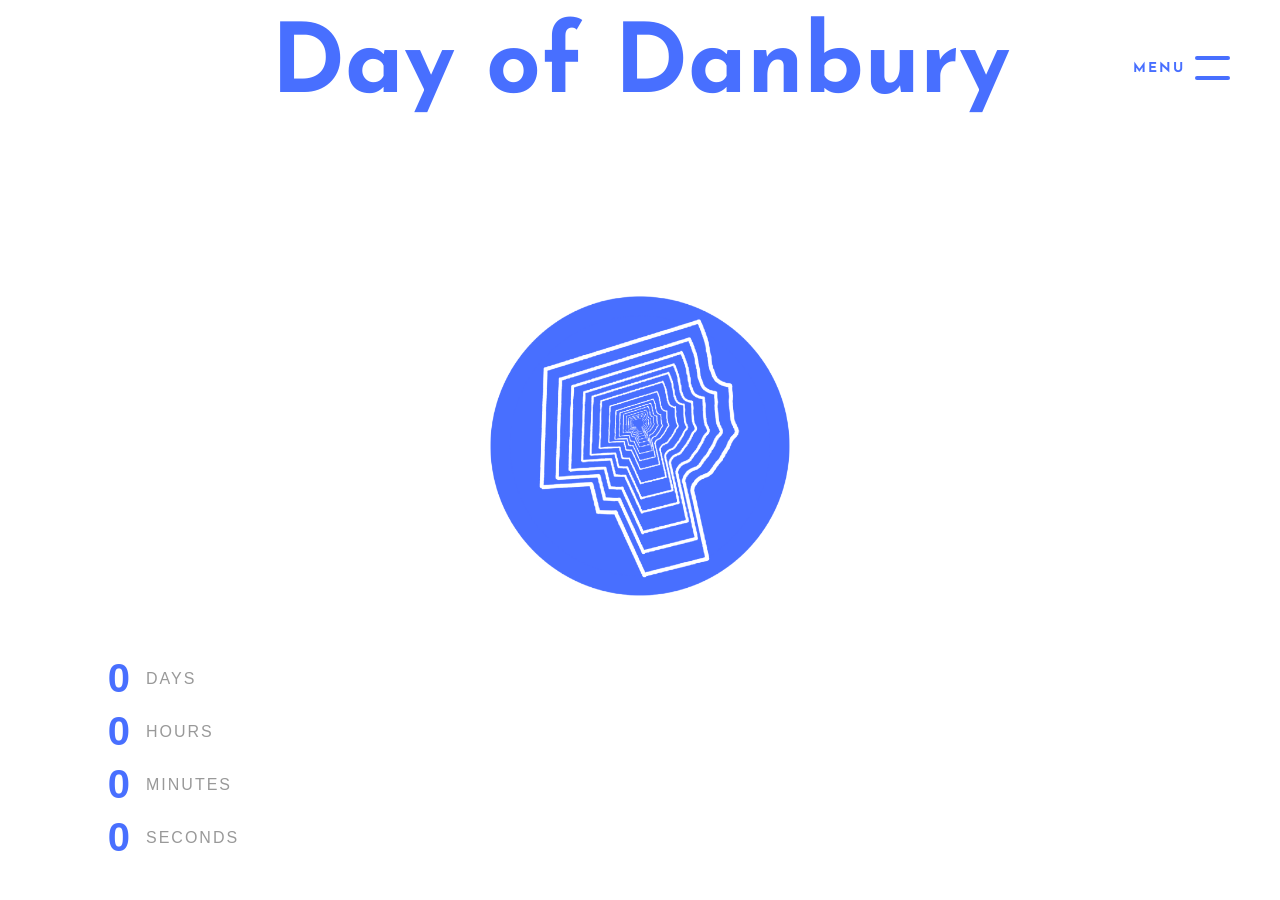
<file: index.html>
<!DOCTYPE html>
<html lang="en">
<head>
  <meta charset="UTF-8">
  <meta name="viewport" content="width=device-width, initial-scale=1.0">
  <title>Day of Danbury</title>
  <link rel="stylesheet" href="style.css">
  <link href="https://fonts.googleapis.com/css2?family=Josefin+Sans:wght@400;700&display=swap" rel="stylesheet">
  <style>
    .title { font-family: 'Futura', 'Josefin Sans', 'Century Gothic', Arial, sans-serif; font-weight: 700; text-align: center; width: 100%; }
    .hamburger-wrap { position: absolute; right: 50px; top: 50%; transform: translateY(-50%); display: flex; align-items: center; gap: 10px; cursor: pointer; z-index: 60; }
    .hamburger-wrap.active { position: fixed; top: 40px; right: 50px; transform: none; }
    .menu-label, .close-label { font-family: 'Futura', 'Josefin Sans', 'Century Gothic', Arial, sans-serif; font-size: 0.85rem; font-weight: 700; letter-spacing: 2px; text-transform: uppercase; user-select: none; transition: opacity 0.3s ease; }
    .menu-label { color: #486FFF; opacity: 1; }
    .close-label { color: #fff; opacity: 0; position: absolute; right: 45px; pointer-events: none; }
    .hamburger-wrap.active .menu-label { opacity: 0; pointer-events: none; }
    .hamburger-wrap.active .close-label { opacity: 1; pointer-events: auto; }
    .hamburger { position: static; transform: none; right: auto; top: auto; flex-shrink: 0; }
    .hamburger.active span:nth-child(1) { transform: translateY(10px) rotate(45deg); background: #fff; }
    .hamburger.active span:nth-child(2) { transform: translateY(-10px) rotate(-45deg); background: #fff; }
    @media (max-width: 768px) {
      .header { display: flex; align-items: center; justify-content: center; position: relative; padding: 0 80px 0 20px; }
      .title { text-align: center; flex: 1; }
      .hamburger-wrap { position: absolute; right: 20px; top: 50%; transform: translateY(-50%); }
      .hamburger-wrap.active { position: fixed; top: 40px; right: 20px; transform: none; }
    }
  </style>
</head>
<body>

  <header class="header">
    <h1 class="title">Day of Danbury</h1>
    <div class="hamburger-wrap" id="hamburgerWrap">
      <span class="menu-label">Menu</span>
      <span class="close-label">Close</span>
      <div class="hamburger" id="hamburger"><span></span><span></span></div>
    </div>
  </header>

  <nav class="menu" id="menu">
    <ul>
      <li><a href="About.html">About</a></li>
      <li><a href="Vendors.html">Vendors</a></li>
      <li><a href="Sponsors.html">Sponsors</a></li>
      <li><a href="Donate.html">Donate</a></li>
      <li><a href="Contact.html">Contact</a></li>
    </ul>
  </nav>

  <div class="container">
    <div class="animation-area">
      <div class="logo-wrapper" id="logoWrapper" onclick="splitLogo()">
        <img src="images/Blue Button.png"   class="logo"             id="mainLogo">
        <img src="images/festbutton.png"    class="logo clone clone1" id="clone1">
        <img src="images/benefitbutton.png" class="logo clone clone2" id="clone2">
      </div>
    </div>
  </div>

  <div class="countdown">
    <div class="time"><span id="days">0</span><span class="label">Days</span></div>
    <div class="time"><span id="hours">0</span><span class="label">Hours</span></div>
    <div class="time"><span id="minutes">0</span><span class="label">Minutes</span></div>
    <div class="time"><span id="seconds">0</span><span class="label">Seconds</span></div>
  </div>

  <script>
    const targetDate = new Date("June 27, 2026 12:00:00 GMT-0400").getTime();
    function updateCountdown() {
      const now = new Date().getTime();
      const distance = targetDate - now;
      if (distance < 0) return;
      document.getElementById("days").innerText    = Math.floor(distance / (1000*60*60*24));
      document.getElementById("hours").innerText   = Math.floor((distance % (1000*60*60*24)) / (1000*60*60));
      document.getElementById("minutes").innerText = Math.floor((distance % (1000*60*60)) / (1000*60));
      document.getElementById("seconds").innerText = Math.floor((distance % (1000*60)) / 1000);
    }
    setInterval(updateCountdown, 1000);
    updateCountdown();

    function splitLogo() {
      var wrapper = document.getElementById("logoWrapper");
      if (wrapper.classList.contains("active")) return;
      var mainLogo = document.getElementById("mainLogo");
      var homeBtn  = document.getElementById("homeBtn");
      var logoRect = mainLogo.getBoundingClientRect();
      homeBtn.style.visibility = "hidden";
      homeBtn.style.display    = "block";
      var btnRect = homeBtn.getBoundingClientRect();
      homeBtn.style.display    = "none";
      homeBtn.style.visibility = "";
      var targetLeft = btnRect.left + btnRect.width / 2 - 35;
      var targetTop  = btnRect.top  + btnRect.height / 2 - 35;
      var flyer = document.createElement("img");
      flyer.src = "images/Blue Button.png";
      flyer.style.cssText = "position:fixed;pointer-events:none;z-index:999;transition:none;";
      flyer.style.left   = logoRect.left + "px";
      flyer.style.top    = logoRect.top  + "px";
      flyer.style.width  = logoRect.width  + "px";
      flyer.style.height = logoRect.height + "px";
      document.body.appendChild(flyer);
      wrapper.classList.add("active");
      requestAnimationFrame(function() {
        requestAnimationFrame(function() {
          flyer.style.transition = "left 0.8s ease, top 0.8s ease, width 0.8s ease, height 0.8s ease";
          flyer.style.left   = targetLeft + "px";
          flyer.style.top    = targetTop  + "px";
          flyer.style.width  = "70px";
          flyer.style.height = "70px";
        });
      });
      setTimeout(function() {
        document.getElementById("clone1").style.pointerEvents = "auto";
        document.getElementById("clone2").style.pointerEvents = "auto";
        homeBtn.style.display = "block";
        requestAnimationFrame(function() { homeBtn.classList.add("visible"); });
        flyer.remove();
      }, 820);
    }

    document.getElementById("clone1").addEventListener("click", function(e) {
      e.stopPropagation();
      if (document.getElementById("logoWrapper").classList.contains("active"))
        window.location.href = "dodfest.html";
    });
    document.getElementById("clone2").addEventListener("click", function(e) {
      e.stopPropagation();
      if (document.getElementById("logoWrapper").classList.contains("active"))
        window.location.href = "dbenefit.html";
    });

    document.getElementById("hamburgerWrap").addEventListener("click", function() {
      this.classList.toggle("active");
      document.getElementById("hamburger").classList.toggle("active");
      document.getElementById("menu").classList.toggle("active");
    });
  </script>

  <img src="images/Blue Button.png" id="homeBtn" onclick="window.location.href='index.html'">
</body>
</html>
</file>
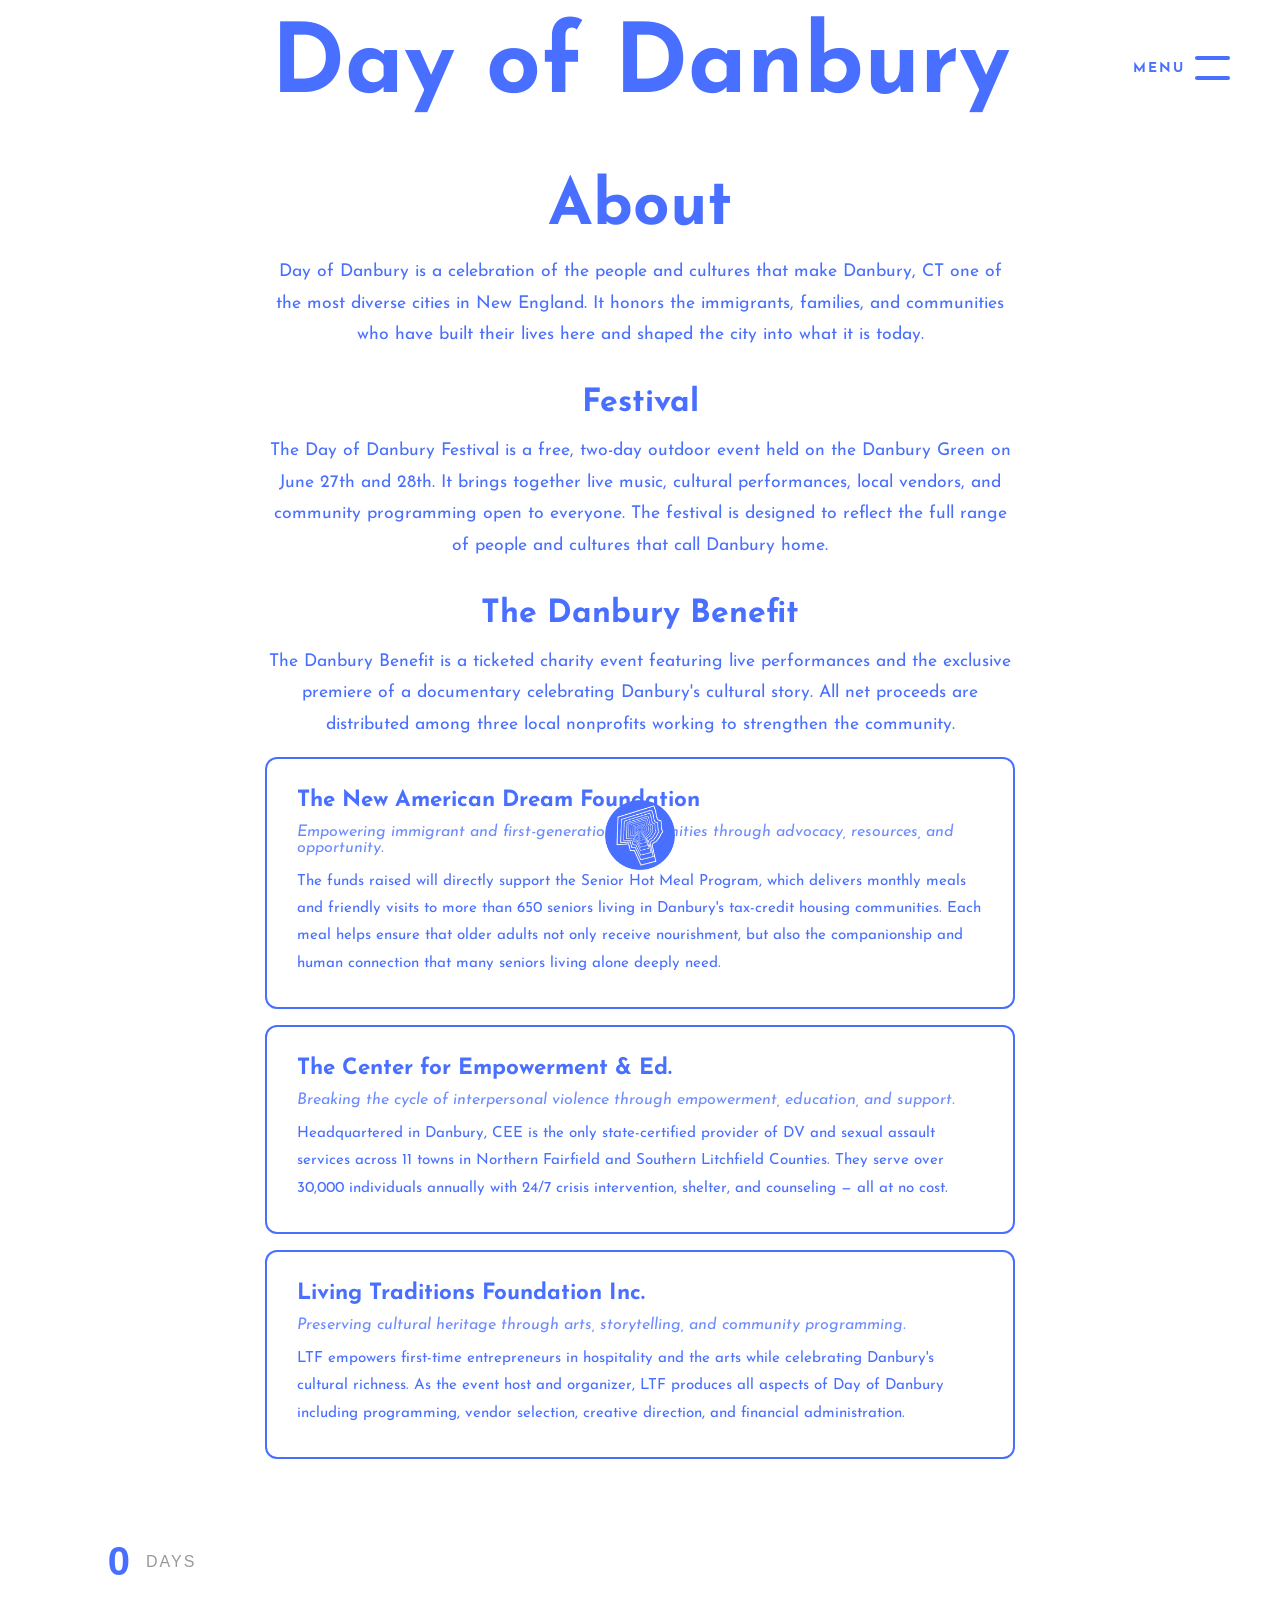
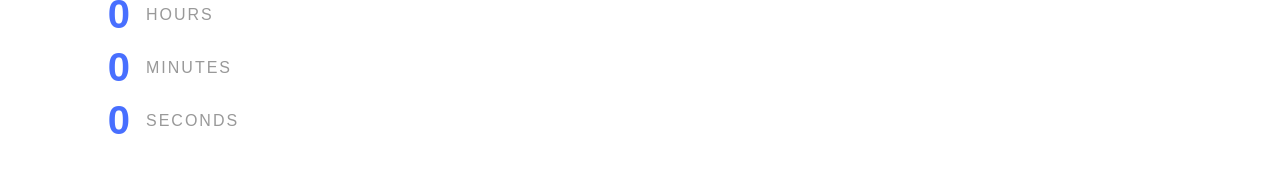
<file: About.html>
<!DOCTYPE html>
<html lang="en">
<head>
  <meta charset="UTF-8">
  <meta name="viewport" content="width=device-width, initial-scale=1.0">
  <title>About - Day of Danbury</title>
  <link rel="stylesheet" href="style.css">
  <link href="https://fonts.googleapis.com/css2?family=Josefin+Sans:wght@400;700&display=swap" rel="stylesheet">
  <style>
    .title { font-family: 'Futura', 'Josefin Sans', 'Century Gothic', Arial, sans-serif; font-weight: 700; }
    .hamburger-wrap { position: absolute; right: 50px; top: 50%; transform: translateY(-50%); display: flex; align-items: center; gap: 10px; cursor: pointer; z-index: 60; }
    .hamburger-wrap.active { position: fixed; top: 40px; right: 50px; transform: none; }
    .menu-label, .close-label { font-family: 'Futura', 'Josefin Sans', 'Century Gothic', Arial, sans-serif; font-size: 0.85rem; font-weight: 700; letter-spacing: 2px; text-transform: uppercase; user-select: none; transition: opacity 0.3s ease; }
    .menu-label { color: #486FFF; opacity: 1; }
    .close-label { color: #fff; opacity: 0; position: absolute; right: 45px; pointer-events: none; }
    .hamburger-wrap.active .menu-label { opacity: 0; pointer-events: none; }
    .hamburger-wrap.active .close-label { opacity: 1; pointer-events: auto; }
    .hamburger { position: static; transform: none; right: auto; top: auto; flex-shrink: 0; }
    .hamburger.active span:nth-child(1) { transform: translateY(10px) rotate(45deg); background: #fff; }
    .hamburger.active span:nth-child(2) { transform: translateY(-10px) rotate(-45deg); background: #fff; }
    @media (max-width: 768px) {
      .header { display: flex; align-items: center; justify-content: center; position: relative; padding: 0 80px 0 20px; }
      .hamburger-wrap { position: absolute; right: 20px; top: 50%; transform: translateY(-50%); }
      .hamburger-wrap.active { position: fixed; top: 40px; right: 20px; transform: none; }
    }

    .about-content {
      max-width: 750px;
      width: 90%;
      display: flex;
      flex-direction: column;
      align-items: center;
      gap: 16px;
      padding: 40px 0;
      text-align: center;
    }
    .about-content * { font-family: 'Futura', 'Josefin Sans', 'Century Gothic', Arial, sans-serif; color: #486FFF; }
    .about-body { font-size: 1.1rem; line-height: 1.8; }
    .about-subheading { font-size: 2rem; font-weight: bold; margin-top: 20px; }
    .nonprofit-box { text-align: left; width: 100%; }
    .nonprofit-desc { font-weight: 400; font-size: 0.95rem; line-height: 1.8; }
    .nonprofit-mission { font-style: italic; opacity: 0.8; }
  </style>
</head>
<body>

  <header class="header">
    <a href="index.html" class="title">Day of Danbury</a>
    <div class="hamburger-wrap" id="hamburgerWrap">
      <span class="menu-label">Menu</span>
      <span class="close-label">Close</span>
      <div class="hamburger" id="hamburger"><span></span><span></span></div>
    </div>
  </header>

  <nav class="menu" id="menu">
    <ul>
      <li><a href="About.html">About</a></li>
      <li><a href="Vendors.html">Vendors</a></li>
      <li><a href="Sponsors.html">Sponsors</a></li>
      <li><a href="Donate.html">Donate</a></li>
      <li><a href="Contact.html">Contact</a></li>
    </ul>
  </nav>

  <div class="container">
    <div class="about-content">

      <h2 class="subpage-title">About</h2>

      <p class="about-body">Day of Danbury is a celebration of the people and cultures that make Danbury, CT one of the most diverse cities in New England. It honors the immigrants, families, and communities who have built their lives here and shaped the city into what it is today.</p>

      <h3 class="about-subheading">Festival</h3>
      <p class="about-body">The Day of Danbury Festival is a free, two-day outdoor event held on the Danbury Green on June 27th and 28th. It brings together live music, cultural performances, local vendors, and community programming open to everyone. The festival is designed to reflect the full range of people and cultures that call Danbury home.</p>

      <h3 class="about-subheading">The Danbury Benefit</h3>
      <p class="about-body">The Danbury Benefit is a ticketed charity event featuring live performances and the exclusive premiere of a documentary celebrating Danbury's cultural story. All net proceeds are distributed among three local nonprofits working to strengthen the community.</p>

      <div class="nonprofit-box">
        <a href="https://www.thenewamericandreamfoundation.org/" target="_blank" class="nonprofit-name">The New American Dream Foundation</a>
        <p class="nonprofit-mission">Empowering immigrant and first-generation communities through advocacy, resources, and opportunity.</p>
        <p class="nonprofit-desc">The funds raised will directly support the Senior Hot Meal Program, which delivers monthly meals and friendly visits to more than 650 seniors living in Danbury's tax-credit housing communities. Each meal helps ensure that older adults not only receive nourishment, but also the companionship and human connection that many seniors living alone deeply need.</p>
      </div>

      <div class="nonprofit-box">
        <a href="https://www.thecenterct.org/who-we-are/" target="_blank" class="nonprofit-name">The Center for Empowerment &amp; Ed.</a>
        <p class="nonprofit-mission">Breaking the cycle of interpersonal violence through empowerment, education, and support.</p>
        <p class="nonprofit-desc">Headquartered in Danbury, CEE is the only state-certified provider of DV and sexual assault services across 11 towns in Northern Fairfield and Southern Litchfield Counties. They serve over 30,000 individuals annually with 24/7 crisis intervention, shelter, and counseling — all at no cost.</p>
      </div>

      <div class="nonprofit-box">
        <span class="nonprofit-name no-link">Living Traditions Foundation Inc.</span>
        <p class="nonprofit-mission">Preserving cultural heritage through arts, storytelling, and community programming.</p>
        <p class="nonprofit-desc">LTF empowers first-time entrepreneurs in hospitality and the arts while celebrating Danbury's cultural richness. As the event host and organizer, LTF produces all aspects of Day of Danbury including programming, vendor selection, creative direction, and financial administration.</p>
      </div>

    </div>
  </div>

  <div class="countdown">
    <span class="time"><span id="days">0</span><span class="label">DAYS</span></span>
    <span class="time"><span id="hours">0</span><span class="label">HOURS</span></span>
    <span class="time"><span id="minutes">0</span><span class="label">MINUTES</span></span>
    <span class="time"><span id="seconds">0</span><span class="label">SECONDS</span></span>
  </div>

  <img src="images/Blue Button.png" id="homeBtnStatic" onclick="window.location.href='index.html'">

  <script>
    const targetDate = new Date("June 27, 2026 12:00:00 GMT-0400").getTime();
    function updateCountdown() {
      const now = new Date().getTime();
      const distance = targetDate - now;
      if (distance < 0) return;
      document.getElementById("days").innerText    = Math.floor(distance / (1000*60*60*24));
      document.getElementById("hours").innerText   = Math.floor((distance % (1000*60*60*24)) / (1000*60*60));
      document.getElementById("minutes").innerText = Math.floor((distance % (1000*60*60)) / (1000*60));
      document.getElementById("seconds").innerText = Math.floor((distance % (1000*60)) / 1000);
    }
    setInterval(updateCountdown, 1000);
    updateCountdown();
    document.getElementById("hamburgerWrap").addEventListener("click", function() {
      this.classList.toggle("active");
      document.getElementById("hamburger").classList.toggle("active");
      document.getElementById("menu").classList.toggle("active");
    });
  </script>
</body>
</html>
</file>
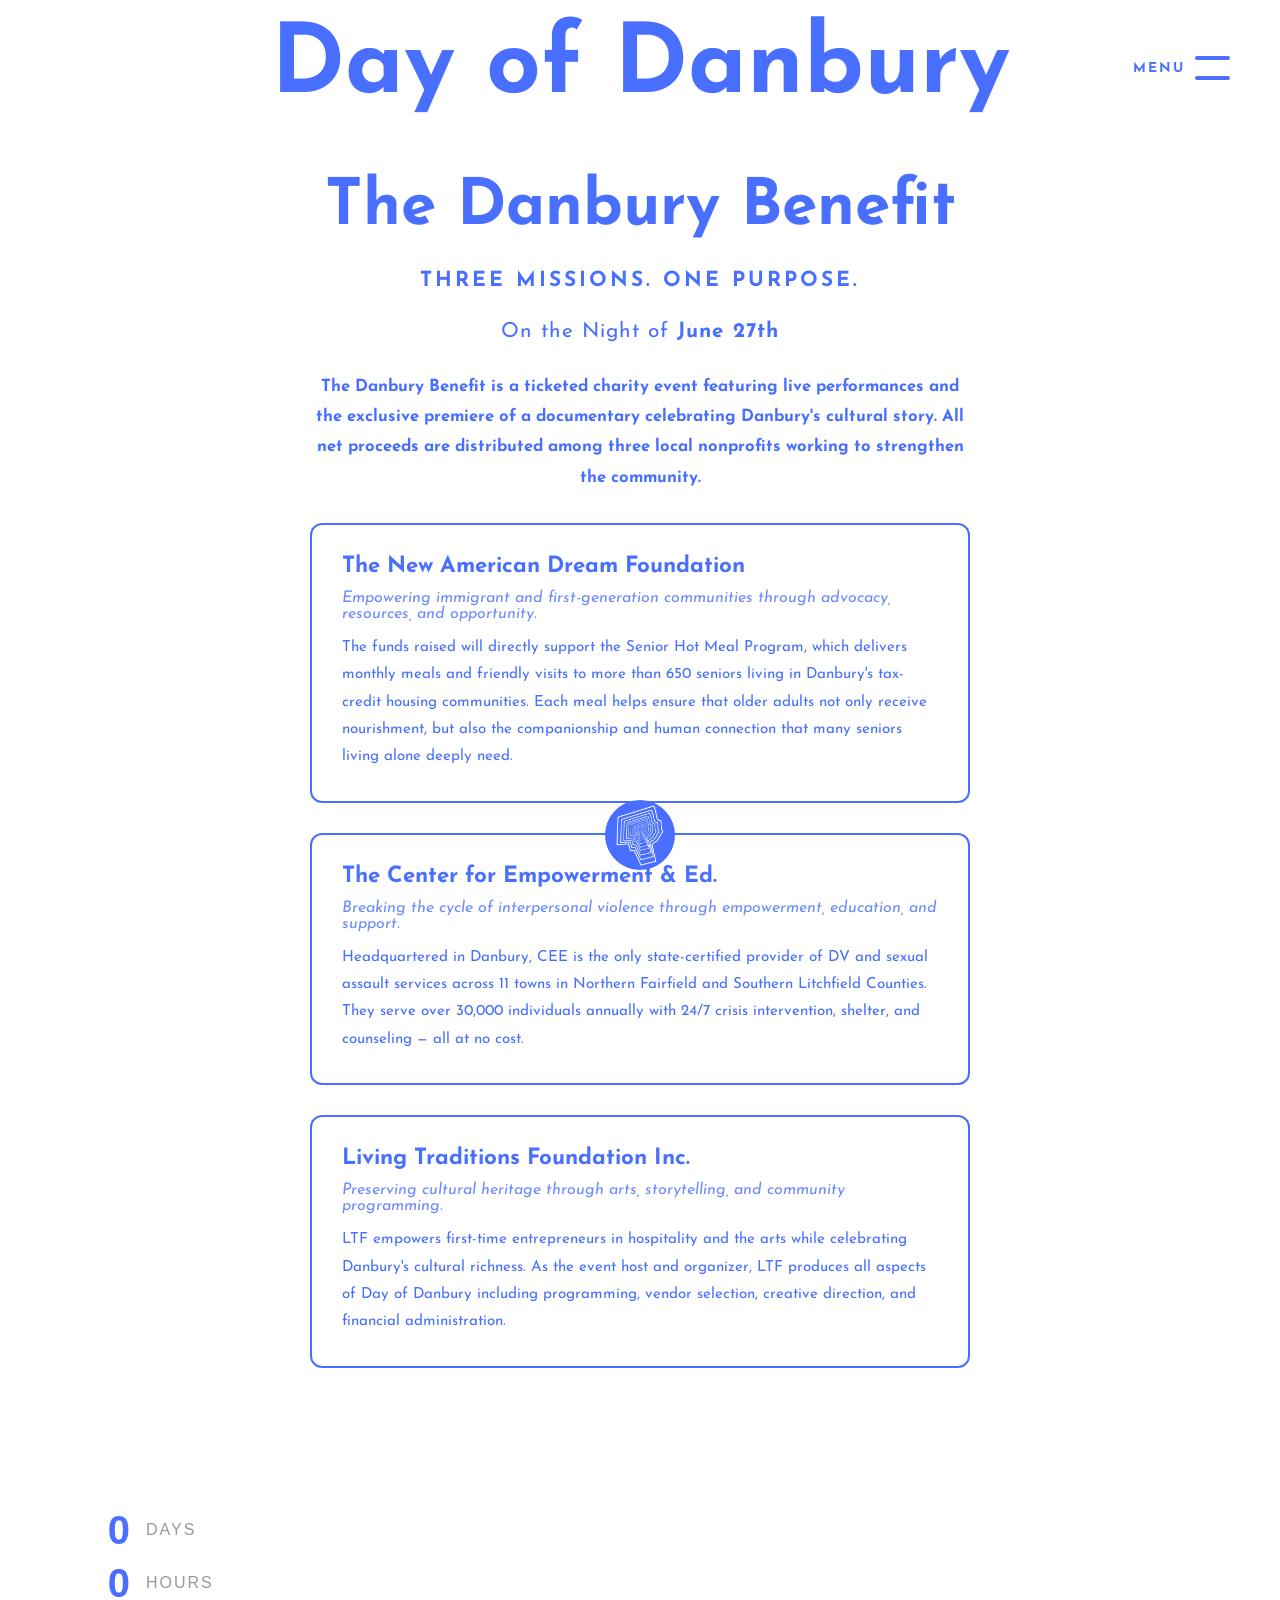
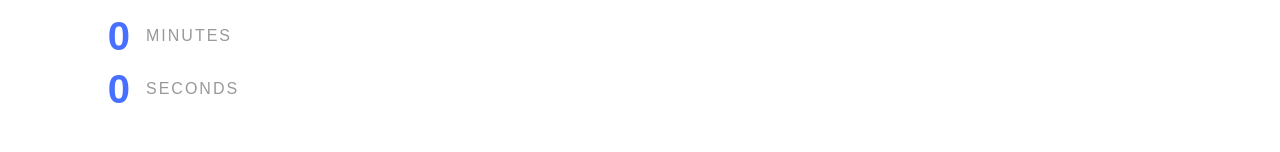
<file: dbenefit.html>
<!DOCTYPE html>
<html lang="en">
<head>
  <meta charset="UTF-8">
  <meta name="viewport" content="width=device-width, initial-scale=1.0">
  <title>The Danbury Benefit</title>
  <link rel="stylesheet" href="style.css">
  <link href="https://fonts.googleapis.com/css2?family=Josefin+Sans:wght@400;700&display=swap" rel="stylesheet">
  <style>
    .title { font-family: 'Futura', 'Josefin Sans', 'Century Gothic', Arial, sans-serif; font-weight: 700; }
    .hamburger-wrap { position: absolute; right: 50px; top: 50%; transform: translateY(-50%); display: flex; align-items: center; gap: 10px; cursor: pointer; z-index: 60; }
    .hamburger-wrap.active { position: fixed; top: 40px; right: 50px; transform: none; }
    .menu-label, .close-label { font-family: 'Futura', 'Josefin Sans', 'Century Gothic', Arial, sans-serif; font-size: 0.85rem; font-weight: 700; letter-spacing: 2px; text-transform: uppercase; user-select: none; transition: opacity 0.3s ease; }
    .menu-label { color: #486FFF; opacity: 1; }
    .close-label { color: #fff; opacity: 0; position: absolute; right: 45px; pointer-events: none; }
    .hamburger-wrap.active .menu-label { opacity: 0; pointer-events: none; }
    .hamburger-wrap.active .close-label { opacity: 1; pointer-events: auto; }
    .hamburger { position: static; transform: none; right: auto; top: auto; flex-shrink: 0; }
    .hamburger.active span:nth-child(1) { transform: translateY(10px) rotate(45deg); background: #fff; }
    .hamburger.active span:nth-child(2) { transform: translateY(-10px) rotate(-45deg); background: #fff; }
    @media (max-width: 768px) {
      .header { display: flex; align-items: center; justify-content: center; position: relative; padding: 0 80px 0 20px; }
      .hamburger-wrap { position: absolute; right: 20px; top: 50%; transform: translateY(-50%); }
      .hamburger-wrap.active { position: fixed; top: 40px; right: 20px; transform: none; }
    }
    .benefit-intro { font-family: 'Futura', 'Josefin Sans', 'Century Gothic', Arial, sans-serif; font-weight: 700; font-size: 1.05rem; color: #486FFF; line-height: 1.8; text-align: center; max-width: 700px; }
    .benefit-date { font-family: 'Futura', 'Josefin Sans', 'Century Gothic', Arial, sans-serif; font-size: 1.3rem; color: #486FFF; letter-spacing: 1px; }
    .nonprofit-desc { font-family: 'Futura', 'Josefin Sans', 'Century Gothic', Arial, sans-serif; font-weight: 400; font-size: 0.95rem; color: #486FFF; line-height: 1.8; }
    .nonprofit-name { font-family: 'Futura', 'Josefin Sans', 'Century Gothic', Arial, sans-serif; color: #486FFF; }
    .nonprofit-mission { font-family: 'Futura', 'Josefin Sans', 'Century Gothic', Arial, sans-serif; color: #486FFF; }
    .benefit-tagline { font-family: 'Futura', 'Josefin Sans', 'Century Gothic', Arial, sans-serif; color: #486FFF; }
    .subpage-title { font-family: 'Futura', 'Josefin Sans', 'Century Gothic', Arial, sans-serif; }
  </style>
</head>
<body>

  <header class="header">
    <a href="index.html" class="title">Day of Danbury</a>
    <div class="hamburger-wrap" id="hamburgerWrap">
      <span class="menu-label">Menu</span>
      <span class="close-label">Close</span>
      <div class="hamburger" id="hamburger"><span></span><span></span></div>
    </div>
  </header>

  <nav class="menu" id="menu">
    <ul>
      <li><a href="About.html">About</a></li>
      <li><a href="Vendors.html">Vendors</a></li>
      <li><a href="Sponsors.html">Sponsors</a></li>
      <li><a href="Donate.html">Donate</a></li>
      <li><a href="Contact.html">Contact</a></li>
    </ul>
  </nav>

  <div class="container">
    <div class="benefit-content">

      <h2 class="subpage-title">The Danbury Benefit</h2>
      <p class="benefit-tagline">THREE MISSIONS. ONE PURPOSE.</p>
      <p class="benefit-date">On the Night of <strong>June 27th</strong></p>

      <p class="benefit-intro">The Danbury Benefit is a ticketed charity event featuring live performances and the exclusive premiere of a documentary celebrating Danbury's cultural story. All net proceeds are distributed among three local nonprofits working to strengthen the community.</p>

      <div class="nonprofit-box">
        <a href="https://www.thenewamericandreamfoundation.org/" target="_blank" class="nonprofit-name">The New American Dream Foundation</a>
        <p class="nonprofit-mission">Empowering immigrant and first-generation communities through advocacy, resources, and opportunity.</p>
        <p class="nonprofit-desc">The funds raised will directly support the Senior Hot Meal Program, which delivers monthly meals and friendly visits to more than 650 seniors living in Danbury's tax-credit housing communities. Each meal helps ensure that older adults not only receive nourishment, but also the companionship and human connection that many seniors living alone deeply need.</p>
      </div>

      <div class="nonprofit-box">
        <a href="https://www.thecenterct.org/who-we-are/" target="_blank" class="nonprofit-name">The Center for Empowerment &amp; Ed.</a>
        <p class="nonprofit-mission">Breaking the cycle of interpersonal violence through empowerment, education, and support.</p>
        <p class="nonprofit-desc">Headquartered in Danbury, CEE is the only state-certified provider of DV and sexual assault services across 11 towns in Northern Fairfield and Southern Litchfield Counties. They serve over 30,000 individuals annually with 24/7 crisis intervention, shelter, and counseling — all at no cost.</p>
      </div>

      <div class="nonprofit-box">
        <span class="nonprofit-name no-link">Living Traditions Foundation Inc.</span>
        <p class="nonprofit-mission">Preserving cultural heritage through arts, storytelling, and community programming.</p>
        <p class="nonprofit-desc">LTF empowers first-time entrepreneurs in hospitality and the arts while celebrating Danbury's cultural richness. As the event host and organizer, LTF produces all aspects of Day of Danbury including programming, vendor selection, creative direction, and financial administration.</p>
      </div>

    </div>
  </div>

  <div class="countdown">
    <div class="time"><span id="days">0</span><span class="label">Days</span></div>
    <div class="time"><span id="hours">0</span><span class="label">Hours</span></div>
    <div class="time"><span id="minutes">0</span><span class="label">Minutes</span></div>
    <div class="time"><span id="seconds">0</span><span class="label">Seconds</span></div>
  </div>

  <img src="images/Blue Button.png" id="homeBtnStatic" onclick="window.location.href='index.html'">

  <script>
    const targetDate = new Date("June 27, 2026 12:00:00 GMT-0400").getTime();
    function updateCountdown() {
      const now = new Date().getTime();
      const distance = targetDate - now;
      if (distance < 0) return;
      document.getElementById("days").innerText    = Math.floor(distance / (1000*60*60*24));
      document.getElementById("hours").innerText   = Math.floor((distance % (1000*60*60*24)) / (1000*60*60));
      document.getElementById("minutes").innerText = Math.floor((distance % (1000*60*60)) / (1000*60));
      document.getElementById("seconds").innerText = Math.floor((distance % (1000*60)) / 1000);
    }
    setInterval(updateCountdown, 1000);
    updateCountdown();
    document.getElementById("hamburgerWrap").addEventListener("click", function() {
      this.classList.toggle("active");
      document.getElementById("hamburger").classList.toggle("active");
      document.getElementById("menu").classList.toggle("active");
    });
  </script>
</body>
</html>
</file>
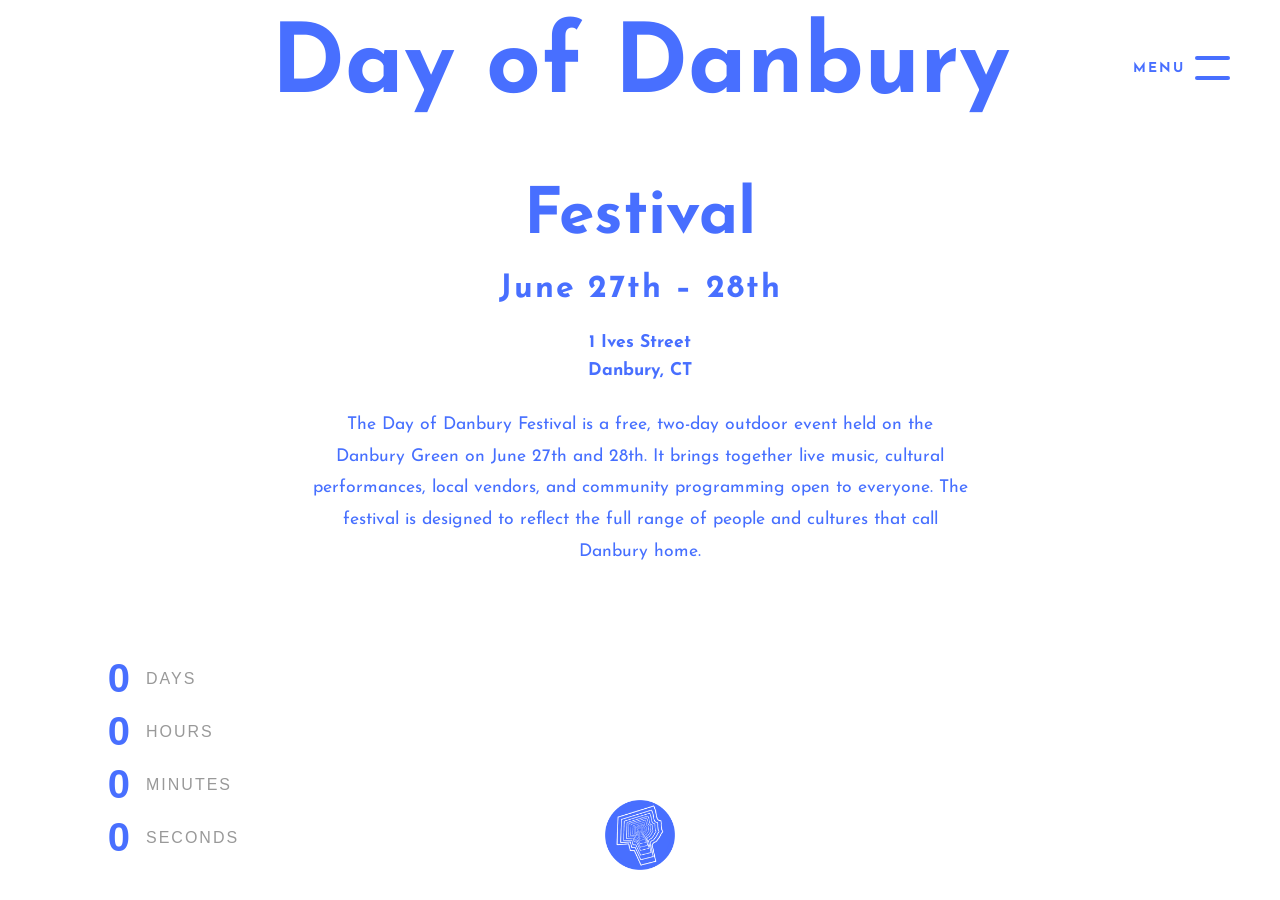
<file: dodfest.html>
<!DOCTYPE html>
<html lang="en">
<head>
  <meta charset="UTF-8">
  <meta name="viewport" content="width=device-width, initial-scale=1.0">
  <title>Day of Danbury Festival</title>
  <link rel="stylesheet" href="style.css">
  <link href="https://fonts.googleapis.com/css2?family=Josefin+Sans:wght@400;700&display=swap" rel="stylesheet">
  <style>
    .title { font-family: 'Futura', 'Josefin Sans', 'Century Gothic', Arial, sans-serif; font-weight: 700; }
    .fest-content * { font-family: 'Futura', 'Josefin Sans', 'Century Gothic', Arial, sans-serif; }
    .fest-address { font-weight: 700; color: #486FFF; font-size: 1.1rem; line-height: 1.6; }
    .hamburger-wrap { position: absolute; right: 50px; top: 50%; transform: translateY(-50%); display: flex; align-items: center; gap: 10px; cursor: pointer; z-index: 60; }
    .hamburger-wrap.active { position: fixed; top: 40px; right: 50px; transform: none; }
    .menu-label, .close-label { font-family: 'Futura', 'Josefin Sans', 'Century Gothic', Arial, sans-serif; font-size: 0.85rem; font-weight: 700; letter-spacing: 2px; text-transform: uppercase; user-select: none; transition: opacity 0.3s ease; }
    .menu-label { color: #486FFF; opacity: 1; }
    .close-label { color: #fff; opacity: 0; position: absolute; right: 45px; pointer-events: none; }
    .hamburger-wrap.active .menu-label { opacity: 0; pointer-events: none; }
    .hamburger-wrap.active .close-label { opacity: 1; pointer-events: auto; }
    .hamburger { position: static; transform: none; right: auto; top: auto; flex-shrink: 0; }
    .hamburger.active span:nth-child(1) { transform: translateY(10px) rotate(45deg); background: #fff; }
    .hamburger.active span:nth-child(2) { transform: translateY(-10px) rotate(-45deg); background: #fff; }
    @media (max-width: 768px) {
      .header { display: flex; align-items: center; justify-content: center; position: relative; padding: 0 80px 0 20px; }
      .hamburger-wrap { position: absolute; right: 20px; top: 50%; transform: translateY(-50%); }
      .hamburger-wrap.active { position: fixed; top: 40px; right: 20px; transform: none; }
    }
  </style>
</head>
<body>

  <header class="header">
    <a href="index.html" class="title">Day of Danbury</a>
    <div class="hamburger-wrap" id="hamburgerWrap">
      <span class="menu-label">Menu</span>
      <span class="close-label">Close</span>
      <div class="hamburger" id="hamburger"><span></span><span></span></div>
    </div>
  </header>

  <nav class="menu" id="menu">
    <ul>
      <li><a href="About.html">About</a></li>
      <li><a href="Vendors.html">Vendors</a></li>
      <li><a href="Sponsors.html">Sponsors</a></li>
      <li><a href="Donate.html">Donate</a></li>
      <li><a href="Contact.html">Contact</a></li>
    </ul>
  </nav>

  <div class="container">
    <div class="fest-content">
      <h2 class="subpage-title">Festival</h2>
      <p class="fest-dates">June 27th – 28th</p>
      <p class="fest-address">1 Ives Street<br>Danbury, CT</p>
      <p class="fest-body">The Day of Danbury Festival is a free, two-day outdoor event held on the Danbury Green on June 27th and 28th. It brings together live music, cultural performances, local vendors, and community programming open to everyone. The festival is designed to reflect the full range of people and cultures that call Danbury home.</p>
    </div>
  </div>

  <div class="countdown">
    <div class="time"><span id="days">0</span><span class="label">Days</span></div>
    <div class="time"><span id="hours">0</span><span class="label">Hours</span></div>
    <div class="time"><span id="minutes">0</span><span class="label">Minutes</span></div>
    <div class="time"><span id="seconds">0</span><span class="label">Seconds</span></div>
  </div>

  <img src="images/Blue Button.png" id="homeBtnStatic" onclick="window.location.href='index.html'">

  <script>
    const targetDate = new Date("June 27, 2026 12:00:00 GMT-0400").getTime();
    function updateCountdown() {
      const now = new Date().getTime();
      const distance = targetDate - now;
      if (distance < 0) return;
      document.getElementById("days").innerText    = Math.floor(distance / (1000*60*60*24));
      document.getElementById("hours").innerText   = Math.floor((distance % (1000*60*60*24)) / (1000*60*60));
      document.getElementById("minutes").innerText = Math.floor((distance % (1000*60*60)) / (1000*60));
      document.getElementById("seconds").innerText = Math.floor((distance % (1000*60)) / 1000);
    }
    setInterval(updateCountdown, 1000);
    updateCountdown();
    document.getElementById("hamburgerWrap").addEventListener("click", function() {
      this.classList.toggle("active");
      document.getElementById("hamburger").classList.toggle("active");
      document.getElementById("menu").classList.toggle("active");
    });
  </script>
</body>
</html>
</file>
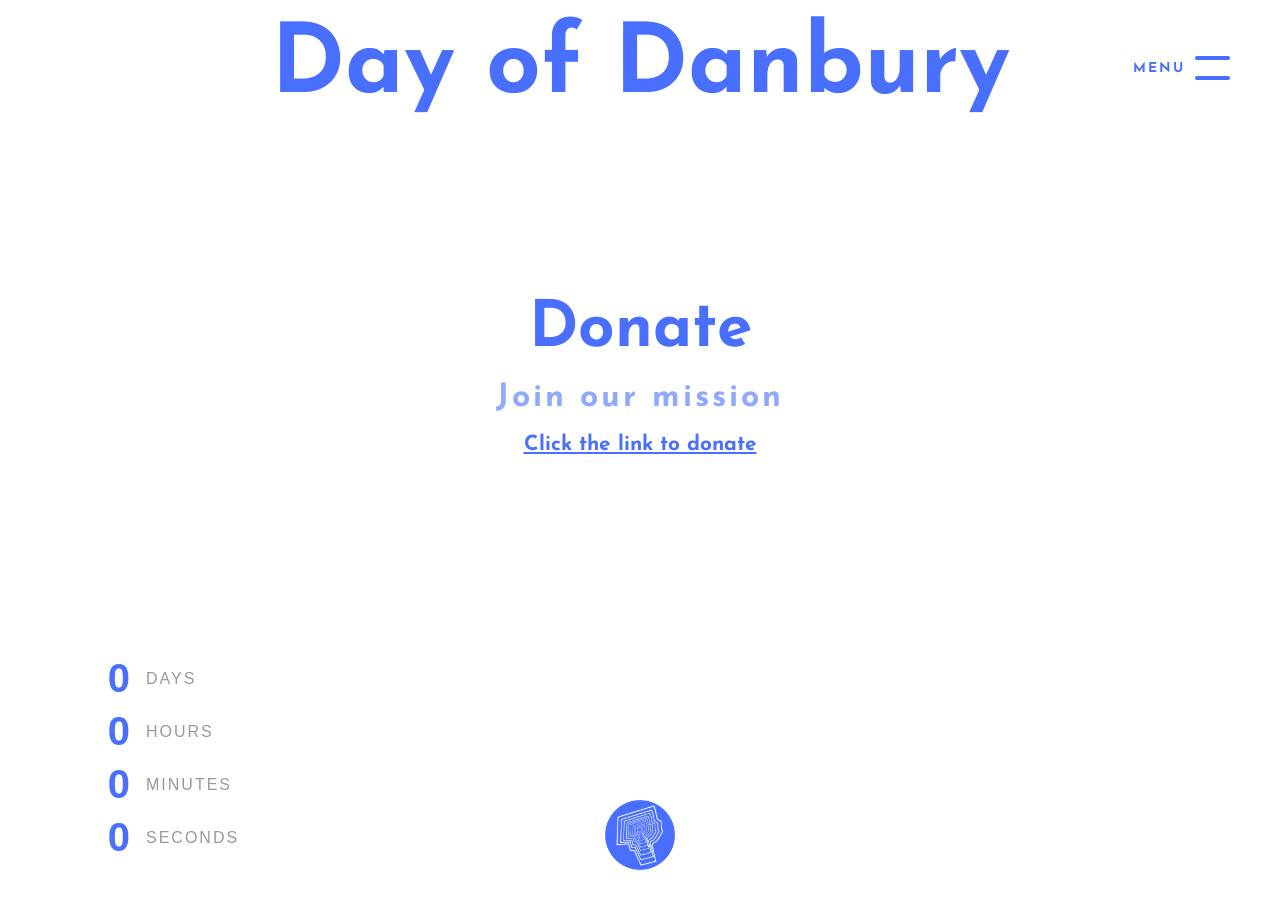
<file: Donate.html>
<!DOCTYPE html>
<html lang="en">
<head>
  <meta charset="UTF-8">
  <meta name="viewport" content="width=device-width, initial-scale=1.0">
  <title>Donate - Day of Danbury</title>
  <link rel="stylesheet" href="style.css">
  <link href="https://fonts.googleapis.com/css2?family=Josefin+Sans:wght@400;700&display=swap" rel="stylesheet">
  <style>
    .title { font-family: 'Futura', 'Josefin Sans', 'Century Gothic', Arial, sans-serif; font-weight: 700; }
    .subpage-title { font-family: 'Futura', 'Josefin Sans', 'Century Gothic', Arial, sans-serif; font-weight: 700; }
    .coming-soon { font-family: 'Futura', 'Josefin Sans', 'Century Gothic', Arial, sans-serif; font-weight: 700; }
    .hamburger-wrap { position: absolute; right: 50px; top: 50%; transform: translateY(-50%); display: flex; align-items: center; gap: 10px; cursor: pointer; z-index: 60; }
    .hamburger-wrap.active { position: fixed; top: 40px; right: 50px; transform: none; }
    .menu-label, .close-label { font-family: 'Futura', 'Josefin Sans', 'Century Gothic', Arial, sans-serif; font-size: 0.85rem; font-weight: 700; letter-spacing: 2px; text-transform: uppercase; user-select: none; transition: opacity 0.3s ease; }
    .menu-label { color: #486FFF; opacity: 1; }
    .close-label { color: #fff; opacity: 0; position: absolute; right: 45px; pointer-events: none; }
    .hamburger-wrap.active .menu-label { opacity: 0; pointer-events: none; }
    .hamburger-wrap.active .close-label { opacity: 1; pointer-events: auto; }
    .hamburger { position: static; transform: none; right: auto; top: auto; flex-shrink: 0; }
    .hamburger.active span:nth-child(1) { transform: translateY(10px) rotate(45deg); background: #fff; }
    .hamburger.active span:nth-child(2) { transform: translateY(-10px) rotate(-45deg); background: #fff; }
    @media (max-width: 768px) {
      .header { display: flex; align-items: center; justify-content: center; position: relative; padding: 0 80px 0 20px; }
      .hamburger-wrap { position: absolute; right: 20px; top: 50%; transform: translateY(-50%); }
      .hamburger-wrap.active { position: fixed; top: 40px; right: 20px; transform: none; }
    }
  </style>
</head>
<body>

  <header class="header">
    <a href="index.html" class="title">Day of Danbury</a>
    <div class="hamburger-wrap" id="hamburgerWrap">
      <span class="menu-label">Menu</span>
      <span class="close-label">Close</span>
      <div class="hamburger" id="hamburger"><span></span><span></span></div>
    </div>
  </header>

  <nav class="menu" id="menu">
    <ul>
      <li><a href="About.html">About</a></li>
      <li><a href="Vendors.html">Vendors</a></li>
      <li><a href="Sponsors.html">Sponsors</a></li>
      <li><a href="Donate.html">Donate</a></li>
      <li><a href="Contact.html">Contact</a></li>
    </ul>
  </nav>

  <div class="container">
    <div class="subpage-content">
      <h2 class="subpage-title">Donate</h2>
      <p class="coming-soon">Join our mission</p>
      <a href="https://www.zeffy.com/en-US/donation-form/day-of-danbury-festival" target="_blank" style="font-family: 'Futura', 'Josefin Sans', 'Century Gothic', Arial, sans-serif; font-weight: bold; font-size: 1.3rem; color: #486FFF; text-decoration: underline;">Click the link to donate</a>
    </div>
  </div>

  <div class="countdown">
    <div class="time"><span id="days">0</span><span class="label">Days</span></div>
    <div class="time"><span id="hours">0</span><span class="label">Hours</span></div>
    <div class="time"><span id="minutes">0</span><span class="label">Minutes</span></div>
    <div class="time"><span id="seconds">0</span><span class="label">Seconds</span></div>
  </div>

  <img src="images/Blue Button.png" id="homeBtnStatic" onclick="window.location.href='index.html'">

  <script>
    const targetDate = new Date("June 27, 2026 12:00:00 GMT-0400").getTime();
    function updateCountdown() {
      const now = new Date().getTime();
      const distance = targetDate - now;
      if (distance < 0) return;
      document.getElementById("days").innerText    = Math.floor(distance / (1000*60*60*24));
      document.getElementById("hours").innerText   = Math.floor((distance % (1000*60*60*24)) / (1000*60*60));
      document.getElementById("minutes").innerText = Math.floor((distance % (1000*60*60)) / (1000*60));
      document.getElementById("seconds").innerText = Math.floor((distance % (1000*60)) / 1000);
    }
    setInterval(updateCountdown, 1000);
    updateCountdown();
    document.getElementById("hamburgerWrap").addEventListener("click", function() {
      this.classList.toggle("active");
      document.getElementById("hamburger").classList.toggle("active");
      document.getElementById("menu").classList.toggle("active");
    });
  </script>
</body>
</html>
</file>
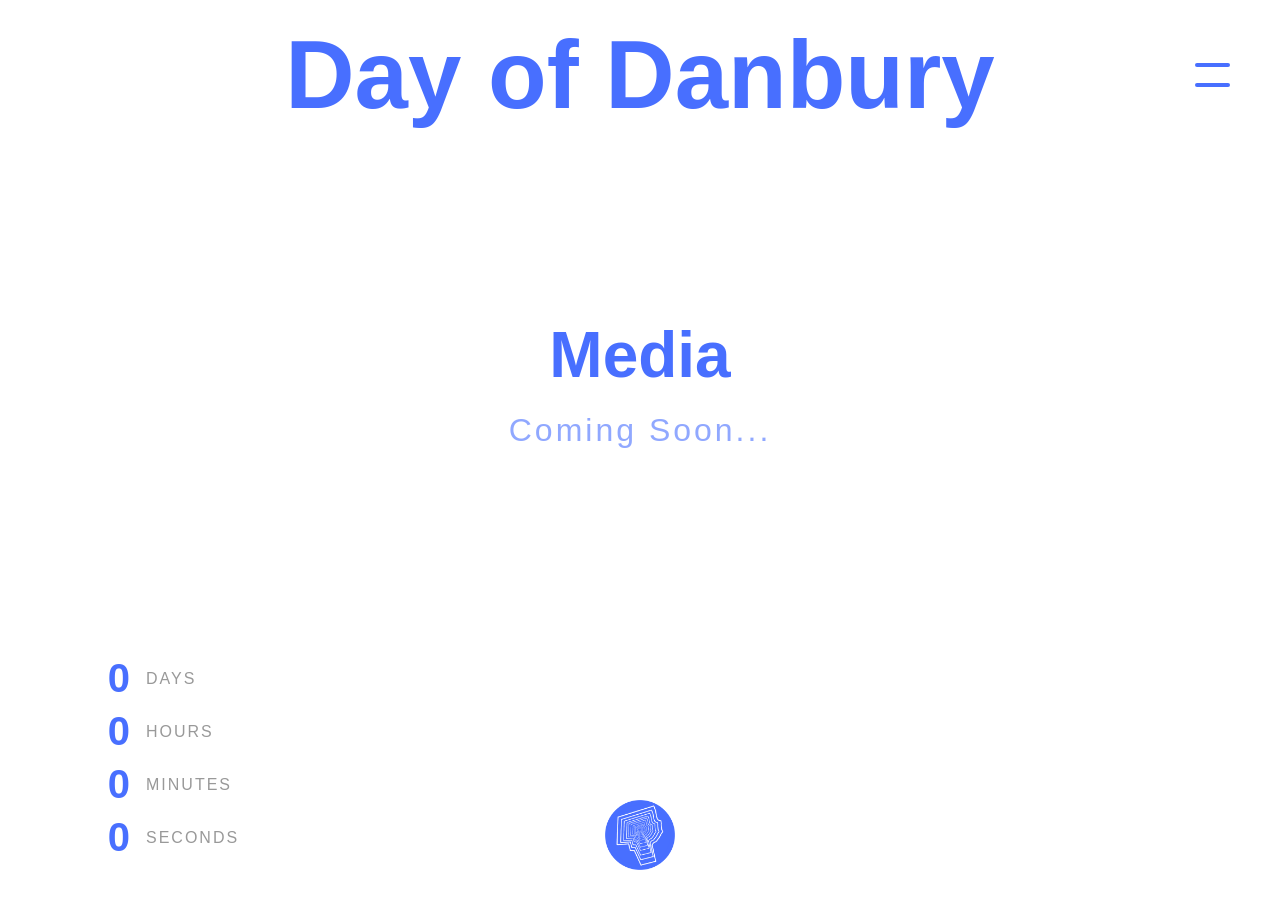
<file: Media.html>
<!DOCTYPE html>
<html lang="en">
<head>
  <meta charset="UTF-8">
  <meta name="viewport" content="width=device-width, initial-scale=1.0">
  <title>Media - Day of Danbury</title>
  <link rel="stylesheet" href="style.css">
</head>
<body>

  <!-- Header -->
  <header class="header">
    <a href="index.html" class="title">Day of Danbury</a>
    <div class="hamburger" id="hamburger">
      <span></span>
      <span></span>
    </div>
  </header>

  <!-- Slide-in Menu -->
  <nav class="menu" id="menu">
    <ul>
      <li><a href="Vendors.html">Vendors</a></li>
      <li><a href="Sponsors.html">Sponsors</a></li>
      <li><a href="Media.html">Media</a></li>
      <li><a href="Donate.html">Donate</a></li>
      <li><a href="About.html">About</a></li>
      <li><a href="Contact.html">Contact</a></li>
    </ul>
  </nav>

  <!-- Main Content -->
  <div class="container">
    <div class="subpage-content">
      <h2 class="subpage-title">Media</h2>
      <p class="coming-soon">Coming Soon...</p>
    </div>
  </div>

  <!-- Countdown -->
  <div class="countdown">
    <div class="time"><span id="days">0</span><span class="label">Days</span></div>
    <div class="time"><span id="hours">0</span><span class="label">Hours</span></div>
    <div class="time"><span id="minutes">0</span><span class="label">Minutes</span></div>
    <div class="time"><span id="seconds">0</span><span class="label">Seconds</span></div>
  </div>

  <!-- Static Home Button -->
  <img src="images/Blue Button.png" id="homeBtnStatic" onclick="window.location.href='index.html'">

  <script>
    const targetDate = new Date("June 27, 2026 12:00:00 GMT-0400").getTime();
    function updateCountdown() {
      const now = new Date().getTime();
      const distance = targetDate - now;
      if (distance < 0) return;
      document.getElementById("days").innerText    = Math.floor(distance / (1000*60*60*24));
      document.getElementById("hours").innerText   = Math.floor((distance % (1000*60*60*24)) / (1000*60*60));
      document.getElementById("minutes").innerText = Math.floor((distance % (1000*60*60)) / (1000*60));
      document.getElementById("seconds").innerText = Math.floor((distance % (1000*60)) / 1000);
    }
    setInterval(updateCountdown, 1000);
    updateCountdown();

    document.getElementById("hamburger").addEventListener("click", () => {
      document.getElementById("hamburger").classList.toggle("active");
      document.getElementById("menu").classList.toggle("active");
    });
  </script>

</body>
</html>
</file>
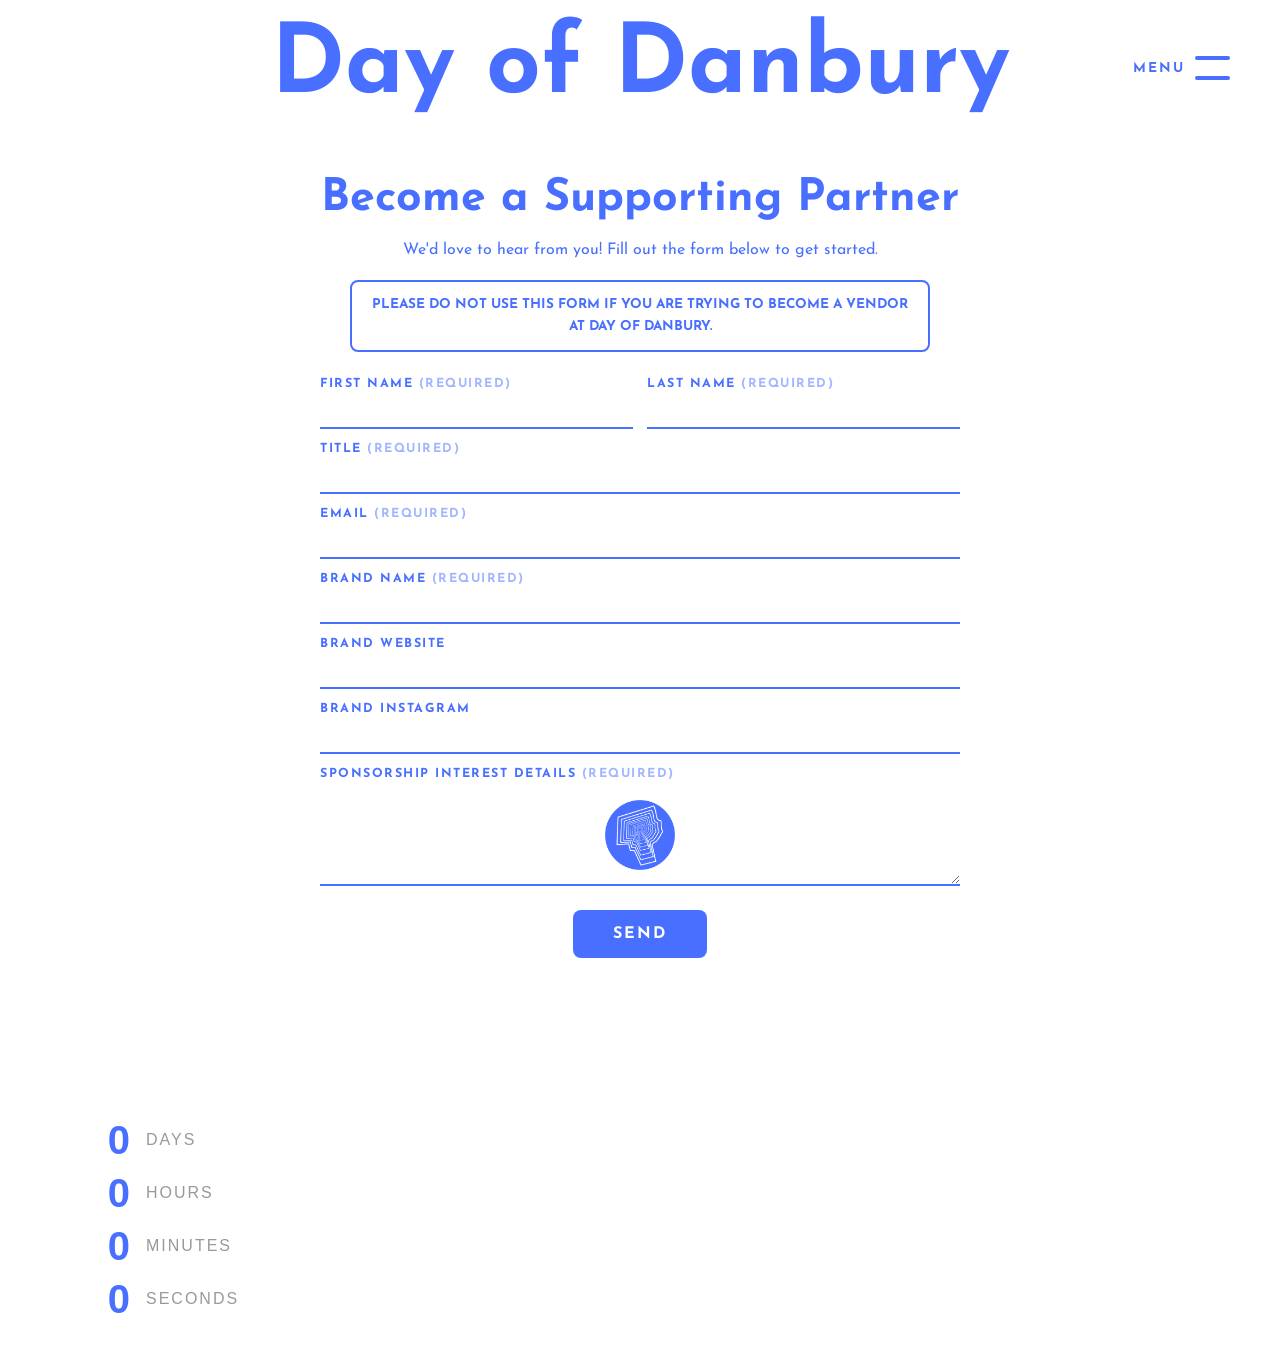
<file: Sponsors.html>
<!DOCTYPE html>
<html lang="en">
<head>
  <meta charset="UTF-8">
  <meta name="viewport" content="width=device-width, initial-scale=1.0">
  <title>Sponsors - Day of Danbury</title>
  <link rel="stylesheet" href="style.css">
  <link href="https://fonts.googleapis.com/css2?family=Josefin+Sans:wght@400;700&display=swap" rel="stylesheet">
  <style>
    .title { font-family: 'Futura', 'Josefin Sans', 'Century Gothic', Arial, sans-serif; font-weight: 700; }
    .subpage-title { font-family: 'Futura', 'Josefin Sans', 'Century Gothic', Arial, sans-serif; font-weight: 700; }
    .coming-soon { font-family: 'Futura', 'Josefin Sans', 'Century Gothic', Arial, sans-serif; font-weight: 700; }
    .hamburger-wrap { position: absolute; right: 50px; top: 50%; transform: translateY(-50%); display: flex; align-items: center; gap: 10px; cursor: pointer; z-index: 60; }
    .hamburger-wrap.active { position: fixed; top: 40px; right: 50px; transform: none; }
    .menu-label, .close-label { font-family: 'Futura', 'Josefin Sans', 'Century Gothic', Arial, sans-serif; font-size: 0.85rem; font-weight: 700; letter-spacing: 2px; text-transform: uppercase; user-select: none; transition: opacity 0.3s ease; }
    .menu-label { color: #486FFF; opacity: 1; }
    .close-label { color: #fff; opacity: 0; position: absolute; right: 45px; pointer-events: none; }
    .hamburger-wrap.active .menu-label { opacity: 0; pointer-events: none; }
    .hamburger-wrap.active .close-label { opacity: 1; pointer-events: auto; }
    .hamburger { position: static; transform: none; right: auto; top: auto; flex-shrink: 0; }
    .hamburger.active span:nth-child(1) { transform: translateY(10px) rotate(45deg); background: #fff; }
    .hamburger.active span:nth-child(2) { transform: translateY(-10px) rotate(-45deg); background: #fff; }
    @media (max-width: 768px) {
      .header { display: flex; align-items: center; justify-content: center; position: relative; padding: 0 80px 0 20px; }
      .hamburger-wrap { position: absolute; right: 20px; top: 50%; transform: translateY(-50%); }
      .hamburger-wrap.active { position: fixed; top: 40px; right: 20px; transform: none; }
    }
  </style>
  <style>
    .sponsor-wrap { width: 100%; max-width: 680px; padding: 40px 20px 120px 20px; display: flex; flex-direction: column; align-items: center; gap: 16px; }
    .sponsor-heading { font-family: 'Futura', 'Josefin Sans', 'Century Gothic', Arial, sans-serif; font-size: 2.8rem; font-weight: 700; color: #486FFF; text-align: center; }
    .sponsor-sub { font-family: 'Futura', 'Josefin Sans', 'Century Gothic', Arial, sans-serif; font-size: 1rem; color: #486FFF; text-align: center; line-height: 1.7; max-width: 580px; }
    .sponsor-warning { font-family: 'Futura', 'Josefin Sans', 'Century Gothic', Arial, sans-serif; font-size: 0.85rem; font-weight: 700; color: #486FFF; text-align: center; border: 2px solid #486FFF; border-radius: 8px; padding: 12px 20px; max-width: 580px; line-height: 1.6; }
    .sponsor-form { width: 100%; display: flex; flex-direction: column; gap: 14px; margin-top: 10px; }
    .form-row { display: flex; gap: 14px; }
    .form-group { display: flex; flex-direction: column; gap: 6px; flex: 1; }
    .form-group label { font-family: 'Futura', 'Josefin Sans', 'Century Gothic', Arial, sans-serif; font-size: 0.78rem; font-weight: 700; color: #486FFF; letter-spacing: 1.5px; text-transform: uppercase; }
    .form-group input, .form-group textarea { font-family: 'Futura', 'Josefin Sans', 'Century Gothic', Arial, sans-serif; font-size: 0.95rem; color: #486FFF; background: transparent; border: none; border-bottom: 2px solid #486FFF; padding: 8px 2px; outline: none; width: 100%; transition: border-color 0.2s ease; }
    .form-group input:focus, .form-group textarea:focus { border-bottom-color: #2a4fd4; }
    .form-group textarea { resize: vertical; min-height: 100px; }
    .submit-btn { font-family: 'Futura', 'Josefin Sans', 'Century Gothic', Arial, sans-serif; font-size: 1rem; font-weight: 700; letter-spacing: 2px; text-transform: uppercase; color: #fff; background: #486FFF; border: none; border-radius: 8px; padding: 16px 40px; cursor: pointer; align-self: center; margin-top: 10px; transition: opacity 0.2s ease, transform 0.2s ease; }
    .submit-btn:hover { opacity: 0.85; transform: scale(1.03); }
    @media (max-width: 560px) { .form-row { flex-direction: column; } }
  </style>
</head>
<body>

  <header class="header">
    <a href="index.html" class="title">Day of Danbury</a>
    <div class="hamburger-wrap" id="hamburgerWrap">
      <span class="menu-label">Menu</span>
      <span class="close-label">Close</span>
      <div class="hamburger" id="hamburger"><span></span><span></span></div>
    </div>
  </header>

  <nav class="menu" id="menu">
    <ul>
      <li><a href="About.html">About</a></li>
      <li><a href="Vendors.html">Vendors</a></li>
      <li><a href="Sponsors.html">Sponsors</a></li>
      <li><a href="Donate.html">Donate</a></li>
      <li><a href="Contact.html">Contact</a></li>
    </ul>
  </nav>

  <div class="container">
    <div class="sponsor-wrap">

      <h2 class="sponsor-heading">Become a Supporting Partner</h2>
      <p class="sponsor-sub">We'd love to hear from you! Fill out the form below to get started.</p>
      <p class="sponsor-warning">PLEASE DO NOT USE THIS FORM IF YOU ARE TRYING TO BECOME A VENDOR AT DAY OF DANBURY.</p>

      <form class="sponsor-form" action="https://formspree.io/f/xykbbnvl" method="POST">
        <div class="form-row">
          <div class="form-group">
            <label>First Name <span style="opacity:0.5">(required)</span></label>
            <input type="text" name="first_name" required>
          </div>
          <div class="form-group">
            <label>Last Name <span style="opacity:0.5">(required)</span></label>
            <input type="text" name="last_name" required>
          </div>
        </div>
        <div class="form-group">
          <label>Title <span style="opacity:0.5">(required)</span></label>
          <input type="text" name="title" required>
        </div>
        <div class="form-group">
          <label>Email <span style="opacity:0.5">(required)</span></label>
          <input type="email" name="email" required>
        </div>
        <div class="form-group">
          <label>Brand Name <span style="opacity:0.5">(required)</span></label>
          <input type="text" name="brand_name" required>
        </div>
        <div class="form-group">
          <label>Brand Website</label>
          <input type="text" name="brand_website">
        </div>
        <div class="form-group">
          <label>Brand Instagram</label>
          <input type="text" name="brand_instagram">
        </div>
        <div class="form-group">
          <label>Sponsorship Interest Details <span style="opacity:0.5">(required)</span></label>
          <textarea name="sponsorship_details" required></textarea>
        </div>
        <input type="hidden" name="_next" value="https://dayofdanbury.com/thankyou.html">
        <button type="submit" class="submit-btn">Send</button>
      </form>

    </div>
  </div>

  <div class="countdown">
    <div class="time"><span id="days">0</span><span class="label">Days</span></div>
    <div class="time"><span id="hours">0</span><span class="label">Hours</span></div>
    <div class="time"><span id="minutes">0</span><span class="label">Minutes</span></div>
    <div class="time"><span id="seconds">0</span><span class="label">Seconds</span></div>
  </div>

  <img src="images/Blue Button.png" id="homeBtnStatic" onclick="window.location.href='index.html'">

  <script>
    const targetDate = new Date("June 27, 2026 12:00:00 GMT-0400").getTime();
    function updateCountdown() {
      const now = new Date().getTime();
      const distance = targetDate - now;
      if (distance < 0) return;
      document.getElementById("days").innerText    = Math.floor(distance / (1000*60*60*24));
      document.getElementById("hours").innerText   = Math.floor((distance % (1000*60*60*24)) / (1000*60*60));
      document.getElementById("minutes").innerText = Math.floor((distance % (1000*60*60)) / (1000*60));
      document.getElementById("seconds").innerText = Math.floor((distance % (1000*60)) / 1000);
    }
    setInterval(updateCountdown, 1000);
    updateCountdown();
    document.getElementById("hamburgerWrap").addEventListener("click", function() {
      this.classList.toggle("active");
      document.getElementById("hamburger").classList.toggle("active");
      document.getElementById("menu").classList.toggle("active");
    });
  </script>
</body>
</html>
</file>
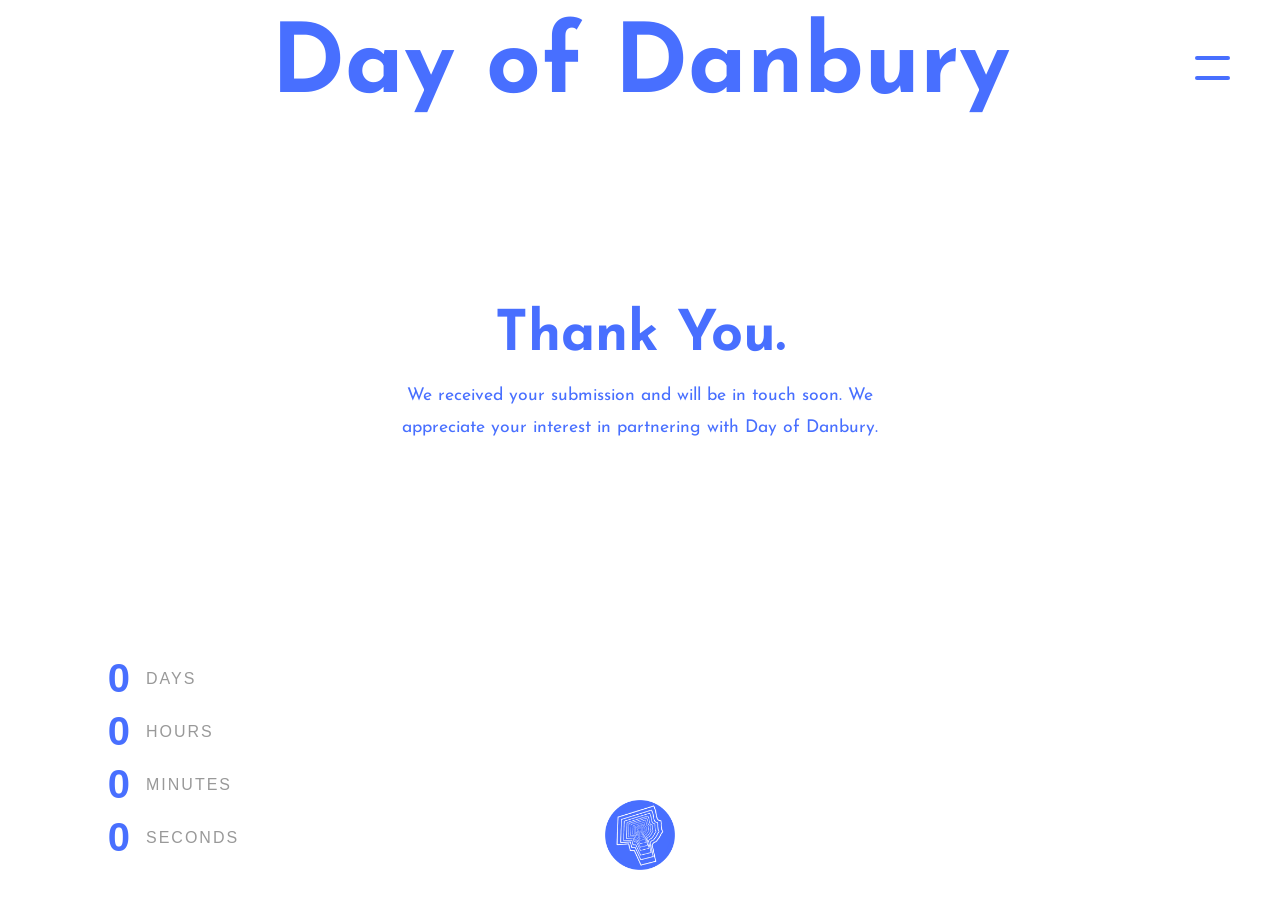
<file: Thankyou.html>
<!DOCTYPE html>
<html lang="en">
<head>
  <meta charset="UTF-8">
  <meta name="viewport" content="width=device-width, initial-scale=1.0">
  <title>Thank You - Day of Danbury</title>
  <link rel="stylesheet" href="style.css">
  <link href="https://fonts.googleapis.com/css2?family=Josefin+Sans:wght@400;700&display=swap" rel="stylesheet">
  <style>
    .title {
      font-family: 'Futura', 'Josefin Sans', 'Century Gothic', Arial, sans-serif;
      font-weight: 700;
    }

    .thankyou-wrap {
      display: flex;
      flex-direction: column;
      align-items: center;
      justify-content: center;
      gap: 16px;
      text-align: center;
      padding: 60px 20px;
    }

    .thankyou-heading {
      font-family: 'Futura', 'Josefin Sans', 'Century Gothic', Arial, sans-serif;
      font-size: 3.5rem;
      font-weight: 700;
      color: #486FFF;
    }

    .thankyou-body {
      font-family: 'Futura', 'Josefin Sans', 'Century Gothic', Arial, sans-serif;
      font-size: 1.1rem;
      color: #486FFF;
      max-width: 520px;
      line-height: 1.8;
    }
  </style>
</head>
<body>

  <!-- Header -->
  <header class="header">
    <a href="index.html" class="title">Day of Danbury</a>
    <div class="hamburger" id="hamburger">
      <span></span>
      <span></span>
    </div>
  </header>

  <!-- Slide-in Menu -->
  <nav class="menu" id="menu">
    <ul>
      <li><a href="About.html">About</a></li>
      <li><a href="Vendors.html">Vendors</a></li>
      <li><a href="Sponsors.html">Sponsors</a></li>
      <li><a href="Donate.html">Donate</a></li>
      <li><a href="Contact.html">Contact</a></li>
    </ul>
  </nav>

  <!-- Main Content -->
  <div class="container">
    <div class="thankyou-wrap">
      <h2 class="thankyou-heading">Thank You.</h2>
      <p class="thankyou-body">We received your submission and will be in touch soon. We appreciate your interest in partnering with Day of Danbury.</p>
    </div>
  </div>

  <!-- Countdown -->
  <div class="countdown">
    <div class="time"><span id="days">0</span><span class="label">Days</span></div>
    <div class="time"><span id="hours">0</span><span class="label">Hours</span></div>
    <div class="time"><span id="minutes">0</span><span class="label">Minutes</span></div>
    <div class="time"><span id="seconds">0</span><span class="label">Seconds</span></div>
  </div>

  <!-- Static Home Button -->
  <img src="images/Blue Button.png" id="homeBtnStatic" onclick="window.location.href='index.html'">

  <script>
    const targetDate = new Date("June 27, 2026 12:00:00 GMT-0400").getTime();
    function updateCountdown() {
      const now = new Date().getTime();
      const distance = targetDate - now;
      if (distance < 0) return;
      document.getElementById("days").innerText    = Math.floor(distance / (1000*60*60*24));
      document.getElementById("hours").innerText   = Math.floor((distance % (1000*60*60*24)) / (1000*60*60));
      document.getElementById("minutes").innerText = Math.floor((distance % (1000*60*60)) / (1000*60));
      document.getElementById("seconds").innerText = Math.floor((distance % (1000*60)) / 1000);
    }
    setInterval(updateCountdown, 1000);
    updateCountdown();

    document.getElementById("hamburger").addEventListener("click", () => {
      document.getElementById("hamburger").classList.toggle("active");
      document.getElementById("menu").classList.toggle("active");
    });
  </script>

</body>
</html>
</file>
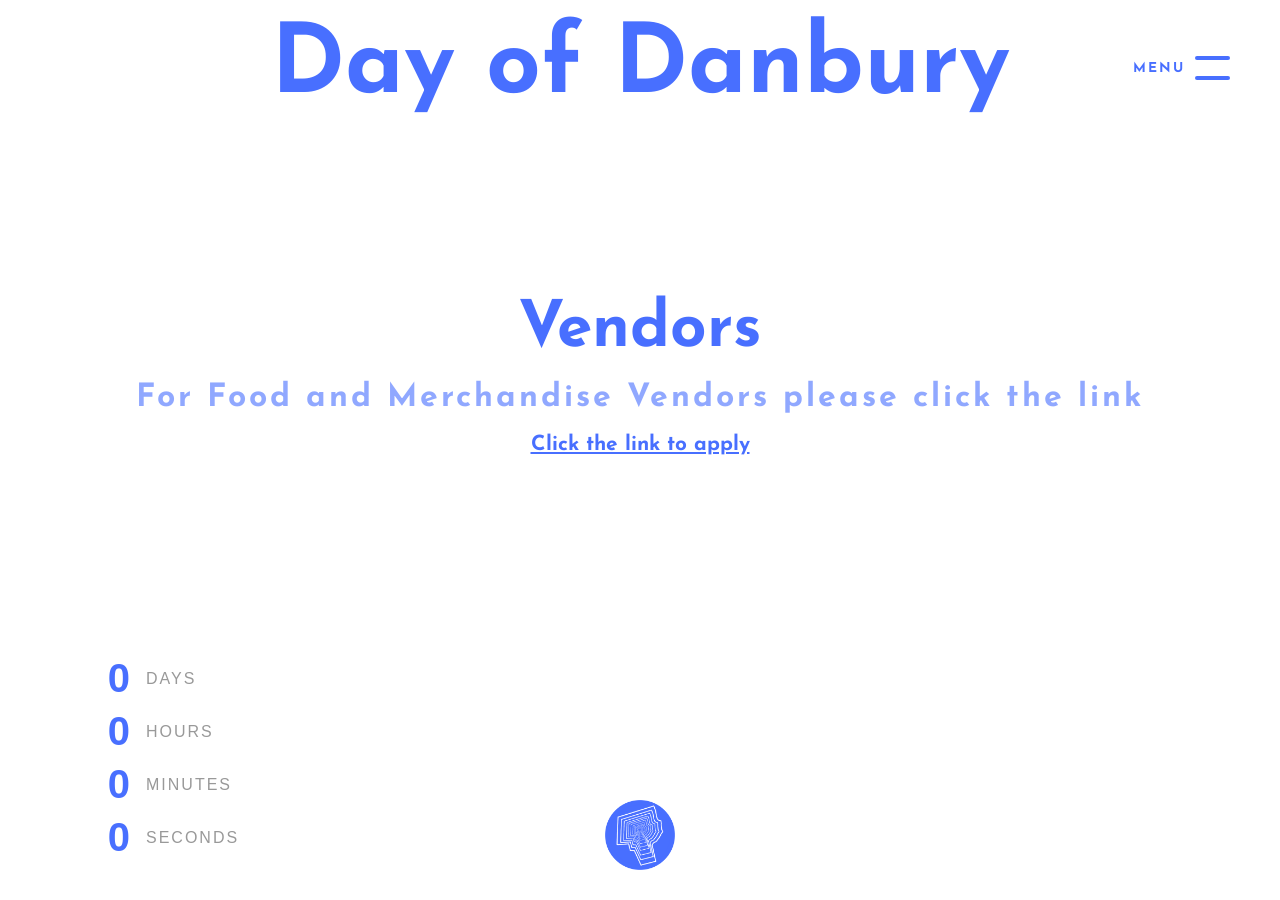
<file: Vendors.html>
<!DOCTYPE html>
<html lang="en">
<head>
  <meta charset="UTF-8">
  <meta name="viewport" content="width=device-width, initial-scale=1.0">
  <title>Vendors - Day of Danbury</title>
  <link rel="stylesheet" href="style.css">
  <link href="https://fonts.googleapis.com/css2?family=Josefin+Sans:wght@400;700&display=swap" rel="stylesheet">
  <style>
    .title { font-family: 'Futura', 'Josefin Sans', 'Century Gothic', Arial, sans-serif; font-weight: 700; }
    .subpage-title { font-family: 'Futura', 'Josefin Sans', 'Century Gothic', Arial, sans-serif; font-weight: 700; }
    .coming-soon { font-family: 'Futura', 'Josefin Sans', 'Century Gothic', Arial, sans-serif; font-weight: 700; }
    .hamburger-wrap { position: absolute; right: 50px; top: 50%; transform: translateY(-50%); display: flex; align-items: center; gap: 10px; cursor: pointer; z-index: 60; }
    .hamburger-wrap.active { position: fixed; top: 40px; right: 50px; transform: none; }
    .menu-label, .close-label { font-family: 'Futura', 'Josefin Sans', 'Century Gothic', Arial, sans-serif; font-size: 0.85rem; font-weight: 700; letter-spacing: 2px; text-transform: uppercase; user-select: none; transition: opacity 0.3s ease; }
    .menu-label { color: #486FFF; opacity: 1; }
    .close-label { color: #fff; opacity: 0; position: absolute; right: 45px; pointer-events: none; }
    .hamburger-wrap.active .menu-label { opacity: 0; pointer-events: none; }
    .hamburger-wrap.active .close-label { opacity: 1; pointer-events: auto; }
    .hamburger { position: static; transform: none; right: auto; top: auto; flex-shrink: 0; }
    .hamburger.active span:nth-child(1) { transform: translateY(10px) rotate(45deg); background: #fff; }
    .hamburger.active span:nth-child(2) { transform: translateY(-10px) rotate(-45deg); background: #fff; }
    @media (max-width: 768px) {
      .header { display: flex; align-items: center; justify-content: center; position: relative; padding: 0 80px 0 20px; }
      .hamburger-wrap { position: absolute; right: 20px; top: 50%; transform: translateY(-50%); }
      .hamburger-wrap.active { position: fixed; top: 40px; right: 20px; transform: none; }
    }
  </style>
</head>
<body>

  <header class="header">
    <a href="index.html" class="title">Day of Danbury</a>
    <div class="hamburger-wrap" id="hamburgerWrap">
      <span class="menu-label">Menu</span>
      <span class="close-label">Close</span>
      <div class="hamburger" id="hamburger"><span></span><span></span></div>
    </div>
  </header>

  <nav class="menu" id="menu">
    <ul>
      <li><a href="About.html">About</a></li>
      <li><a href="Vendors.html">Vendors</a></li>
      <li><a href="Sponsors.html">Sponsors</a></li>
      <li><a href="Donate.html">Donate</a></li>
      <li><a href="Contact.html">Contact</a></li>
    </ul>
  </nav>

  <div class="container">
    <div class="subpage-content">
      <h2 class="subpage-title">Vendors</h2>
      <p class="coming-soon">For Food and Merchandise Vendors please click the link</p>
      <a href="https://form.jotform.com/261005775050045" target="_blank" style="font-family: 'Futura', 'Josefin Sans', 'Century Gothic', Arial, sans-serif; font-weight: bold; font-size: 1.3rem; color: #486FFF; text-decoration: underline;">Click the link to apply</a>
    </div>
  </div>

  <div class="countdown">
    <div class="time"><span id="days">0</span><span class="label">Days</span></div>
    <div class="time"><span id="hours">0</span><span class="label">Hours</span></div>
    <div class="time"><span id="minutes">0</span><span class="label">Minutes</span></div>
    <div class="time"><span id="seconds">0</span><span class="label">Seconds</span></div>
  </div>

  <img src="images/Blue Button.png" id="homeBtnStatic" onclick="window.location.href='index.html'">

  <script>
    const targetDate = new Date("June 27, 2026 12:00:00 GMT-0400").getTime();
    function updateCountdown() {
      const now = new Date().getTime();
      const distance = targetDate - now;
      if (distance < 0) return;
      document.getElementById("days").innerText    = Math.floor(distance / (1000*60*60*24));
      document.getElementById("hours").innerText   = Math.floor((distance % (1000*60*60*24)) / (1000*60*60));
      document.getElementById("minutes").innerText = Math.floor((distance % (1000*60*60)) / (1000*60));
      document.getElementById("seconds").innerText = Math.floor((distance % (1000*60)) / 1000);
    }
    setInterval(updateCountdown, 1000);
    updateCountdown();
    document.getElementById("hamburgerWrap").addEventListener("click", function() {
      this.classList.toggle("active");
      document.getElementById("hamburger").classList.toggle("active");
      document.getElementById("menu").classList.toggle("active");
    });
  </script>
</body>
</html>
</file>
<file: style.css>
/* ---------------- Base ---------------- */
* {
  box-sizing: border-box;
  margin: 0;
  padding: 0;
}
body, html {
  width: 100%;
  height: 100%;
  font-family: Arial, sans-serif;
  background-color: #fff;
  display: flex;
  flex-direction: column;
  justify-content: space-between;
  align-items: center;
}

/* ---------------- Header ---------------- */
.header {
  width: 100%;
  display: flex;
  justify-content: center;
  align-items: center;
  padding: 20px 50px;
  position: relative;
  z-index: 50;
}
.title {
  font-size: 6rem;
  font-weight: bold;
  color: #486FFF;
  text-decoration: none;
  cursor: default;
}

/* ---------------- Hamburger ---------------- */
.hamburger {
  width: 35px;
  height: 24px;
  display: flex;
  flex-direction: column;
  justify-content: space-between;
  cursor: pointer;
  position: absolute;
  right: 50px;
  top: 50%;
  transform: translateY(-50%);
  z-index: 60;
}
.hamburger span {
  display: block;
  height: 4px;
  background: #486FFF;
  border-radius: 2px;
  transition: all 0.4s ease, background 0.4s ease;
  transform-origin: center;
}

/* X animation — 2 spans only */
.hamburger.active span:nth-child(1) {
  transform: translateY(10px) rotate(45deg);
  background: #fff;
}
.hamburger.active span:nth-child(2) {
  transform: translateY(-10px) rotate(-45deg);
  background: #fff;
}

/* ---------------- Menu Panel ---------------- */
.menu {
  position: fixed;
  top: 0;
  right: 0;
  width: 30%;
  height: 100%;
  background-color: #486FFF;
  box-shadow: -4px 0 10px rgba(0,0,0,0.3);
  display: flex;
  flex-direction: column;
  justify-content: flex-start;
  padding-top: 100px;
  padding-left: 30px;
  opacity: 0;
  pointer-events: none;
  transform: translateX(100%);
  transition: opacity 0.5s ease, transform 0.5s ease;
  z-index: 10;
}
.menu.active {
  opacity: 1;
  pointer-events: auto;
  transform: translateX(0);
}
.menu ul {
  list-style: none;
  padding: 0;
  margin: 0;
}
.menu li {
  margin: 30px 0;
}
.menu a {
  color: #fff;
  text-decoration: none;
  font-size: 5rem;
  font-weight: bold;
  transition: opacity 0.3s ease;
}
.menu a:hover {
  opacity: 0.7;
}


/* ---------------- Logo Wrapper / Horizontal Split ---------------- */
.container {
  display: flex;
  justify-content: center;
  align-items: center;
  flex: 1;
  position: relative;
  width: 100%;
}
.logo-wrapper {
  position: relative;
  width: 300px;
  height: 300px;
  cursor: pointer;
}

/* All logos share this base — positioned from center */
#mainLogo,
.clone {
  width: 100%;
  height: 100%;
  position: absolute;
  top: 50%;
  left: 50%;
  transform: translate(-50%, -50%) scale(1);
  transition: transform 0.8s ease, opacity 0.8s ease;
  pointer-events: none;
}
#mainLogo {
  z-index: 2;
  pointer-events: auto;
}
.clone {
  opacity: 0;
  z-index: 1;
}

/* Hover pulse on main logo — only before split */
.logo-wrapper:not(.active) #mainLogo:hover {
  transform: translate(-50%, -50%) scale(1.3);
  transition: transform 0.3s ease;
}

/* --- Active state --- */

/* Main logo hidden during split — JS flyer handles the shrink animation */
.logo-wrapper.active #mainLogo {
  opacity: 0;
  z-index: 0;
  pointer-events: none;
}

/* clone1 (festival) moves LEFT */
.logo-wrapper.active .clone1 {
  opacity: 1;
  z-index: 3;
  transform: translate(calc(-50% - 340px), -50%) scale(1);
  pointer-events: auto;
}

/* clone2 (benefit) moves RIGHT */
.logo-wrapper.active .clone2 {
  opacity: 1;
  z-index: 3;
  transform: translate(calc(-50% + 340px), -50%) scale(1);
  pointer-events: auto;
}

/* ---------------- Clone hover pulses — after split ---------------- */
.logo-wrapper.active .clone1:hover {
  transform: translate(calc(-50% - 340px), -50%) scale(1.12);
  transition: transform 0.3s ease;
  cursor: pointer;
}
.logo-wrapper.active .clone2:hover {
  transform: translate(calc(-50% + 340px), -50%) scale(1.12);
  transition: transform 0.3s ease;
  cursor: pointer;
}

/* ---------------- Countdown ---------------- */
.countdown {
  width: 100%;
  padding: 40px 0 40px 50px;
  display: flex;
  flex-direction: column;
  align-items: flex-start;
  gap: 8px;
}
.time {
  display: flex;
  align-items: center;
  gap: 16px;
}
.time span:first-child {
  font-size: 2.5rem;
  font-weight: bold;
  color: #486FFF;
  min-width: 80px;
  text-align: right;
}
.label {
  font-size: 1rem;
  color: #999;
  letter-spacing: 2px;
  text-transform: uppercase;
}


/* ---------------- Animation Area ---------------- */
.animation-area {
  display: flex;
  flex-direction: column;
  align-items: center;
  gap: 80px;
  position: relative;
  margin-top: 140px;
}

/* ---------------- Event Buttons ---------------- */
.event-buttons {
  display: flex;
  justify-content: center;
  gap: 120px;
  opacity: 0;
  transform: translateY(20px);
  transition: opacity 0.8s ease, transform 0.8s ease;
  pointer-events: none;
}
.event-buttons.visible {
  opacity: 1;
  transform: translateY(0);
  pointer-events: auto;
}
.event-btn {
  width: 300px;
  height: 300px;
  object-fit: contain;
  cursor: pointer;
  transition: transform 0.3s ease;
}
.event-btn:hover {
  transform: scale(1.1);
}



/* ---------------- Subpage Content ---------------- */
.subpage-content {
  display: flex;
  flex-direction: column;
  align-items: center;
  justify-content: center;
  gap: 20px;
  text-align: center;
}
.subpage-title {
  font-size: 4rem;
  font-weight: bold;
  color: #486FFF;
}
.coming-soon {
  font-size: 2rem;
  color: #486FFF;
  opacity: 0.6;
  letter-spacing: 3px;
}

/* ---------------- About Text ---------------- */
.about-text {
  font-size: 1.4rem;
  color: #486FFF;
  max-width: 700px;
  text-align: center;
  line-height: 1.8;
}

/* ---------------- About Page ---------------- */
.about-content {
  max-width: 750px;
  width: 90%;
  display: flex;
  flex-direction: column;
  align-items: flex-start;
  gap: 16px;
  padding: 40px 0;
  text-align: left;
}
.about-subheading {
  font-size: 2rem;
  font-weight: bold;
  color: #486FFF;
  margin-top: 20px;
}
.about-body {
  font-size: 1.1rem;
  color: #333;
  line-height: 1.8;
}

/* ---------------- Home Button (shrunken main logo) ---------------- */
#homeBtn {
  display: none;
  width: 70px;
  height: 70px;
  cursor: pointer;
  opacity: 0;
  transition: opacity 0.3s ease;
  position: fixed;
  bottom: 30px;
  left: 50%;
  transform: translateX(-50%);
  z-index: 5;
}
#homeBtn.visible {
  display: block;
  opacity: 1;
}
#homeBtn:hover {
  transform: translateX(-50%) scale(1.15);
}

/* ---------------- Static Home Button (other pages) ---------------- */
#homeBtnStatic {
  display: block;
  width: 70px;
  height: 70px;
  cursor: pointer;
  position: fixed;
  bottom: 30px;
  left: 50%;
  transform: translateX(-50%);
  z-index: 5;
  transition: transform 0.3s ease;
}
#homeBtnStatic:hover {
  transform: translateX(-50%) scale(1.15);
}

/* ---------------- Festival Page ---------------- */
.fest-content {
  display: flex;
  flex-direction: column;
  align-items: center;
  text-align: center;
  gap: 24px;
  max-width: 700px;
  padding: 40px 20px;
}
.fest-dates {
  font-size: 2rem;
  font-weight: bold;
  color: #486FFF;
  letter-spacing: 2px;
}
.fest-body {
  font-size: 1.1rem;
  color: #486FFF;
  line-height: 1.8;
}

/* ---------------- Festival Page ---------------- */
.fest-content {
  display: flex;
  flex-direction: column;
  align-items: center;
  text-align: center;
  gap: 24px;
  max-width: 700px;
  padding: 40px 20px;
}
.fest-dates {
  font-size: 2rem;
  font-weight: bold;
  color: #486FFF;
  letter-spacing: 2px;
}
.fest-body {
  font-size: 1.1rem;
  color: #466FFF;
  line-height: 1.8;
}

/* ---------------- Benefit Page ---------------- */
.benefit-content {
  display: flex;
  flex-direction: column;
  align-items: center;
  text-align: center;
  gap: 30px;
  max-width: 700px;
  width: 90%;
  padding: 40px 20px 100px 20px;
}
.benefit-tagline {
  font-size: 1.3rem;
  font-weight: bold;
  color: #486FFF;
  letter-spacing: 3px;
}
.nonprofit-box {
  width: 100%;
  border: 2.5px solid #486FFF;
  border-radius: 12px;
  padding: 30px;
  display: flex;
  flex-direction: column;
  gap: 12px;
  text-align: left;
}
.nonprofit-name {
  font-size: 1.4rem;
  font-weight: bold;
  color: #486FFF;
  text-decoration: none;
  transition: opacity 0.2s ease;
}
a.nonprofit-name:hover {
  opacity: 0.7;
  text-decoration: underline;
}
.nonprofit-name.no-link {
  cursor: default;
}
.nonprofit-mission {
  font-size: 1rem;
  font-style: italic;
  color: #486FFF;
  opacity: 0.8;
}
.nonprofit-desc {
  font-size: 0.95rem;
  color: #809AFF;
  line-height: 1.8;
}

/* ---------------- Mobile ---------------- */
@media (max-width: 768px) {

  /* Title centered and scaled down */
  .title {
    font-size: 2.8rem;
    text-align: center;
    width: 100%;
  }

  /* Header layout */
  .header {
    padding: 20px 20px;
    justify-content: center;
  }

  /* Hamburger stays top right */
  .hamburger {
    right: 20px;
  }

  /* Menu takes full width on mobile */
  .menu {
    width: 100%;
    padding-top: 100px;
    padding-left: 40px;
  }

  /* Smaller menu font on mobile */
  .menu a {
    font-size: 3rem;
  }

  .menu li {
    margin: 20px 0;
  }

  /* Logo and animation scaled down */
  .logo-wrapper {
    width: 180px;
    height: 180px;
  }

  .animation-area {
    margin-top: 60px;
    gap: 40px;
  }

  /* Clones spread less on mobile */
  .logo-wrapper.active .clone1 {
    transform: translate(calc(-50% - 160px), -50%) scale(1);
  }
  .logo-wrapper.active .clone2 {
    transform: translate(calc(-50% + 160px), -50%) scale(1);
  }
  .logo-wrapper.active .clone1:hover {
    transform: translate(calc(-50% - 160px), -50%) scale(1.12);
  }
  .logo-wrapper.active .clone2:hover {
    transform: translate(calc(-50% + 160px), -50%) scale(1.12);
  }

  /* Event buttons stacked and smaller */
  .event-buttons {
    flex-direction: column;
    align-items: center;
    gap: 30px;
  }
  .event-btn {
    width: 180px;
    height: 180px;
  }

  /* Countdown scaled */
  .countdown {
    padding: 20px 0 20px 30px;
  }
  .time span:first-child {
    font-size: 1.8rem;
    min-width: 60px;
  }

  /* Subpage title */
  .subpage-title {
    font-size: 2.5rem;
  }

  .coming-soon {
    font-size: 1.4rem;
  }

  .about-content {
    padding: 20px 20px;
  }

  .nonprofit-box {
    padding: 20px;
  }
}
</file>
